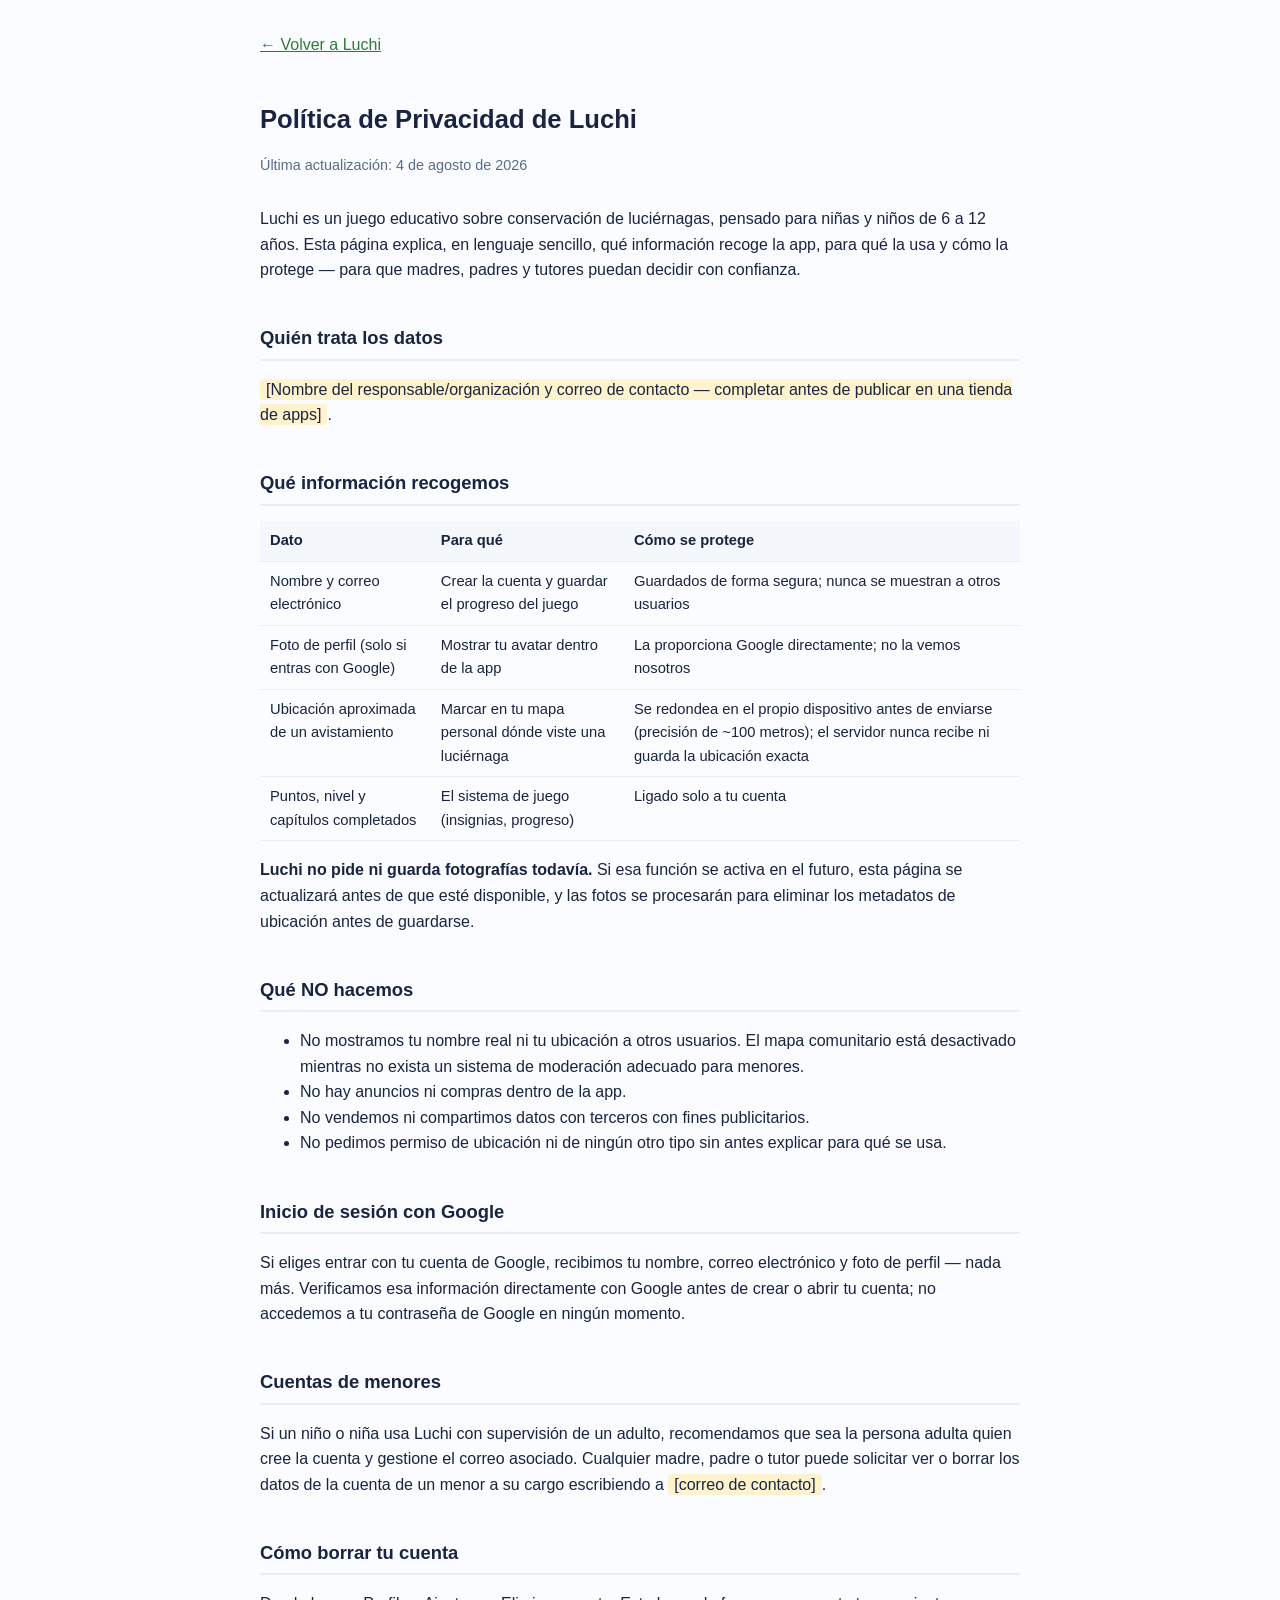
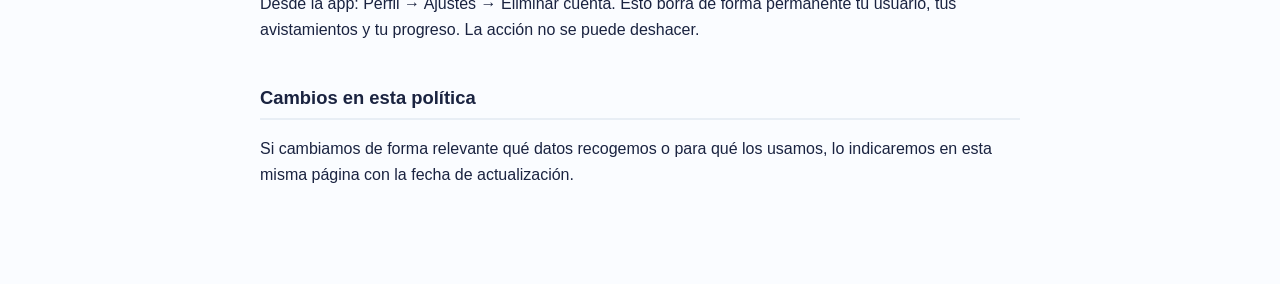
<file: landing_page/privacidad.html>
<!DOCTYPE html>
<html lang="es">
<head>
    <meta charset="UTF-8">
    <meta name="viewport" content="width=device-width, initial-scale=1.0">
    <title>Política de Privacidad — Luchi</title>
    <meta name="robots" content="noindex">
    <style>
        :root { color-scheme: light dark; }
        body {
            font-family: -apple-system, BlinkMacSystemFont, "Segoe UI", Roboto, sans-serif;
            max-width: 760px;
            margin: 0 auto;
            padding: 32px 20px 80px;
            line-height: 1.6;
            color: #1a2340;
            background: #fafcff;
        }
        h1 { font-size: 1.6rem; margin-bottom: 4px; }
        h2 { font-size: 1.15rem; margin-top: 2.2em; border-bottom: 2px solid #e8eef5; padding-bottom: 6px; }
        .meta { color: #5a6b8a; font-size: .9rem; margin-bottom: 2em; }
        table { width: 100%; border-collapse: collapse; margin: 1em 0; font-size: .92rem; }
        th, td { text-align: left; padding: 8px 10px; border-bottom: 1px solid #e8eef5; vertical-align: top; }
        th { background: #f4f7fb; }
        .placeholder { background: #fff3cd; padding: 2px 6px; border-radius: 4px; }
        a { color: #2e7d32; }
        .back { display: inline-block; margin-bottom: 24px; }
        @media (prefers-color-scheme: dark) {
            body { background: #0b0f1a; color: #f0f4ff; }
            h2 { border-color: #2a3a60; }
            th { background: #131929; }
            th, td { border-color: #2a3a60; }
            .meta { color: #8a9bc4; }
        }
    </style>
</head>
<body>
    <a class="back" href="/">&larr; Volver a Luchi</a>

    <h1>Política de Privacidad de Luchi</h1>
    <p class="meta">Última actualización: 4 de agosto de 2026</p>

    <p>
        Luchi es un juego educativo sobre conservación de luciérnagas, pensado para
        niñas y niños de 6 a 12 años. Esta página explica, en lenguaje sencillo, qué
        información recoge la app, para qué la usa y cómo la protege — para que
        madres, padres y tutores puedan decidir con confianza.
    </p>

    <h2>Quién trata los datos</h2>
    <p>
        <span class="placeholder">[Nombre del responsable/organización y correo de
        contacto — completar antes de publicar en una tienda de apps]</span>.
    </p>

    <h2>Qué información recogemos</h2>
    <table>
        <tr><th>Dato</th><th>Para qué</th><th>Cómo se protege</th></tr>
        <tr>
            <td>Nombre y correo electrónico</td>
            <td>Crear la cuenta y guardar el progreso del juego</td>
            <td>Guardados de forma segura; nunca se muestran a otros usuarios</td>
        </tr>
        <tr>
            <td>Foto de perfil (solo si entras con Google)</td>
            <td>Mostrar tu avatar dentro de la app</td>
            <td>La proporciona Google directamente; no la vemos nosotros</td>
        </tr>
        <tr>
            <td>Ubicación aproximada de un avistamiento</td>
            <td>Marcar en tu mapa personal dónde viste una luciérnaga</td>
            <td>
                Se redondea en el propio dispositivo antes de enviarse (precisión
                de ~100 metros); el servidor nunca recibe ni guarda la ubicación
                exacta
            </td>
        </tr>
        <tr>
            <td>Puntos, nivel y capítulos completados</td>
            <td>El sistema de juego (insignias, progreso)</td>
            <td>Ligado solo a tu cuenta</td>
        </tr>
    </table>

    <p>
        <strong>Luchi no pide ni guarda fotografías todavía.</strong> Si esa función
        se activa en el futuro, esta página se actualizará antes de que esté
        disponible, y las fotos se procesarán para eliminar los metadatos de
        ubicación antes de guardarse.
    </p>

    <h2>Qué NO hacemos</h2>
    <ul>
        <li>No mostramos tu nombre real ni tu ubicación a otros usuarios. El mapa
            comunitario está desactivado mientras no exista un sistema de moderación
            adecuado para menores.</li>
        <li>No hay anuncios ni compras dentro de la app.</li>
        <li>No vendemos ni compartimos datos con terceros con fines publicitarios.</li>
        <li>No pedimos permiso de ubicación ni de ningún otro tipo sin antes explicar
            para qué se usa.</li>
    </ul>

    <h2>Inicio de sesión con Google</h2>
    <p>
        Si eliges entrar con tu cuenta de Google, recibimos tu nombre, correo
        electrónico y foto de perfil — nada más. Verificamos esa información
        directamente con Google antes de crear o abrir tu cuenta; no accedemos a tu
        contraseña de Google en ningún momento.
    </p>

    <h2>Cuentas de menores</h2>
    <p>
        Si un niño o niña usa Luchi con supervisión de un adulto, recomendamos que
        sea la persona adulta quien cree la cuenta y gestione el correo asociado.
        Cualquier madre, padre o tutor puede solicitar ver o borrar los datos de la
        cuenta de un menor a su cargo escribiendo a
        <span class="placeholder">[correo de contacto]</span>.
    </p>

    <h2>Cómo borrar tu cuenta</h2>
    <p>
        Desde la app: Perfil → Ajustes → Eliminar cuenta. Esto borra de forma
        permanente tu usuario, tus avistamientos y tu progreso. La acción no se
        puede deshacer.
    </p>

    <h2>Cambios en esta política</h2>
    <p>
        Si cambiamos de forma relevante qué datos recogemos o para qué los usamos,
        lo indicaremos en esta misma página con la fecha de actualización.
    </p>

</body>
</html>
</file>
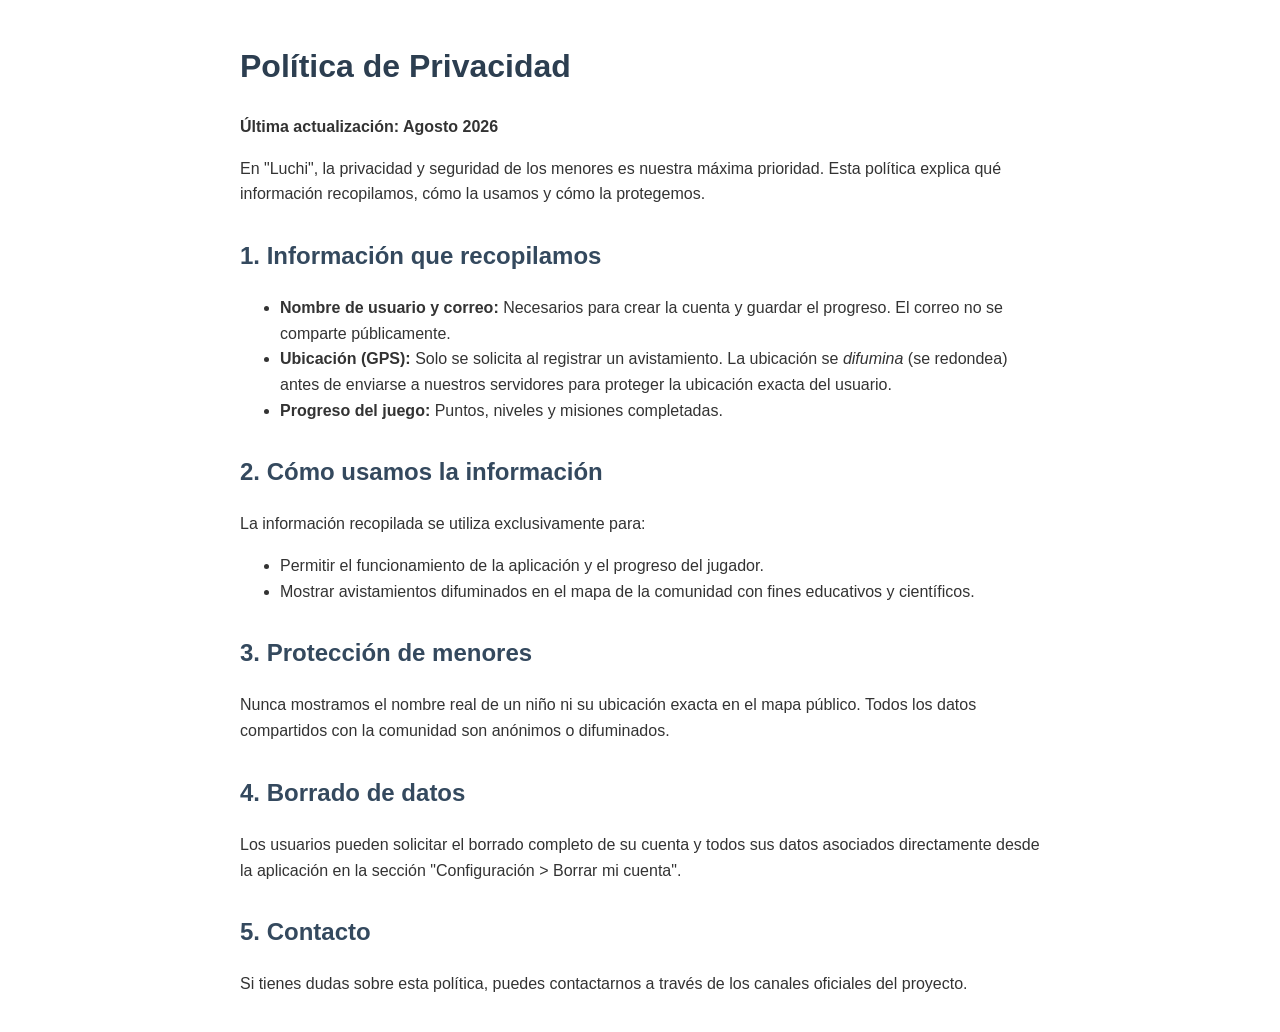
<file: backend/api/privacidad.html>
<!DOCTYPE html>
<html lang="es">
<head>
    <meta charset="UTF-8">
    <meta name="viewport" content="width=device-width, initial-scale=1.0">
    <title>Política de Privacidad - Luchi</title>
    <style>
        body { font-family: 'Nunito', sans-serif; line-height: 1.6; color: #333; max-width: 800px; margin: 0 auto; padding: 20px; }
        h1 { color: #2c3e50; }
        h2 { color: #34495e; margin-top: 30px; }
        p { margin-bottom: 15px; }
        ul { margin-bottom: 15px; }
    </style>
</head>
<body>
    <h1>Política de Privacidad</h1>
    <p><strong>Última actualización: Agosto 2026</strong></p>

    <p>En "Luchi", la privacidad y seguridad de los menores es nuestra máxima prioridad. Esta política explica qué información recopilamos, cómo la usamos y cómo la protegemos.</p>

    <h2>1. Información que recopilamos</h2>
    <ul>
        <li><strong>Nombre de usuario y correo:</strong> Necesarios para crear la cuenta y guardar el progreso. El correo no se comparte públicamente.</li>
        <li><strong>Ubicación (GPS):</strong> Solo se solicita al registrar un avistamiento. La ubicación se <em>difumina</em> (se redondea) antes de enviarse a nuestros servidores para proteger la ubicación exacta del usuario.</li>
        <li><strong>Progreso del juego:</strong> Puntos, niveles y misiones completadas.</li>
    </ul>

    <h2>2. Cómo usamos la información</h2>
    <p>La información recopilada se utiliza exclusivamente para:</p>
    <ul>
        <li>Permitir el funcionamiento de la aplicación y el progreso del jugador.</li>
        <li>Mostrar avistamientos difuminados en el mapa de la comunidad con fines educativos y científicos.</li>
    </ul>

    <h2>3. Protección de menores</h2>
    <p>Nunca mostramos el nombre real de un niño ni su ubicación exacta en el mapa público. Todos los datos compartidos con la comunidad son anónimos o difuminados.</p>

    <h2>4. Borrado de datos</h2>
    <p>Los usuarios pueden solicitar el borrado completo de su cuenta y todos sus datos asociados directamente desde la aplicación en la sección "Configuración > Borrar mi cuenta".</p>

    <h2>5. Contacto</h2>
    <p>Si tienes dudas sobre esta política, puedes contactarnos a través de los canales oficiales del proyecto.</p>
</body>
</html>
</file>
